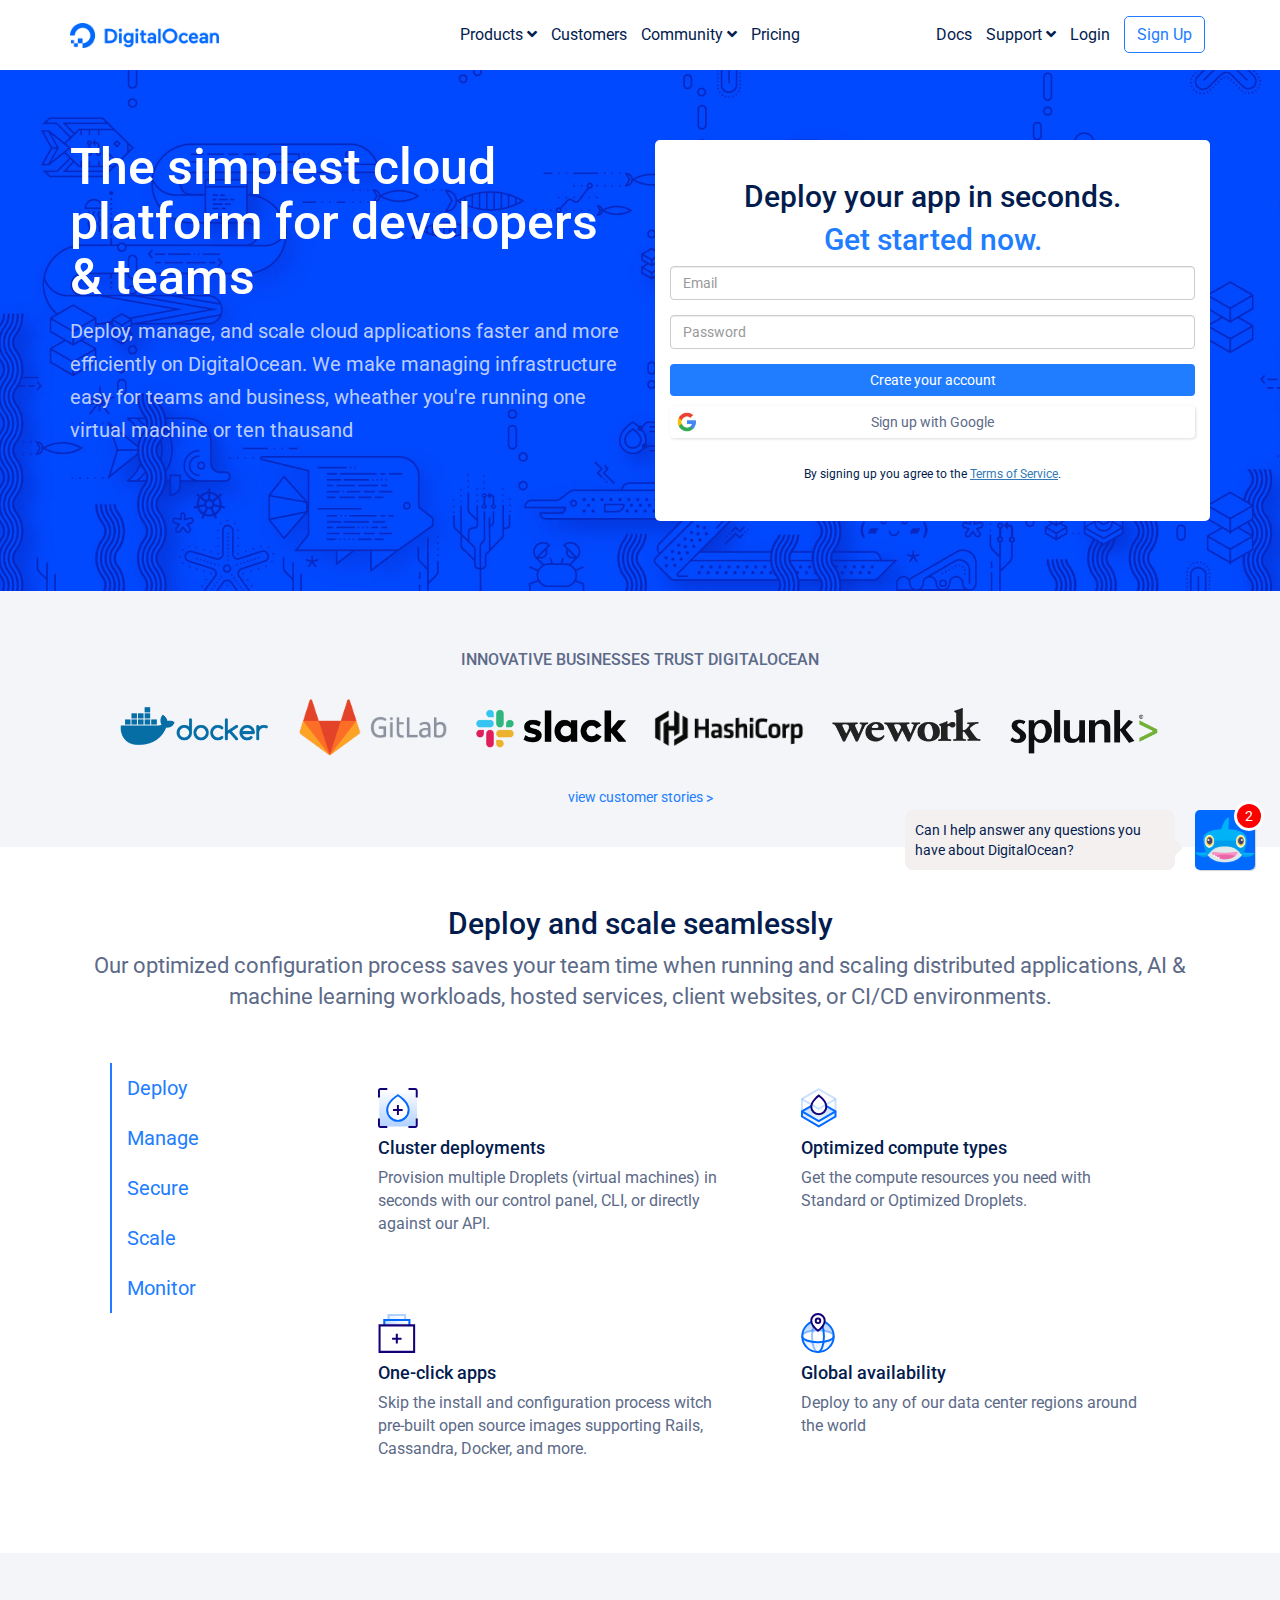
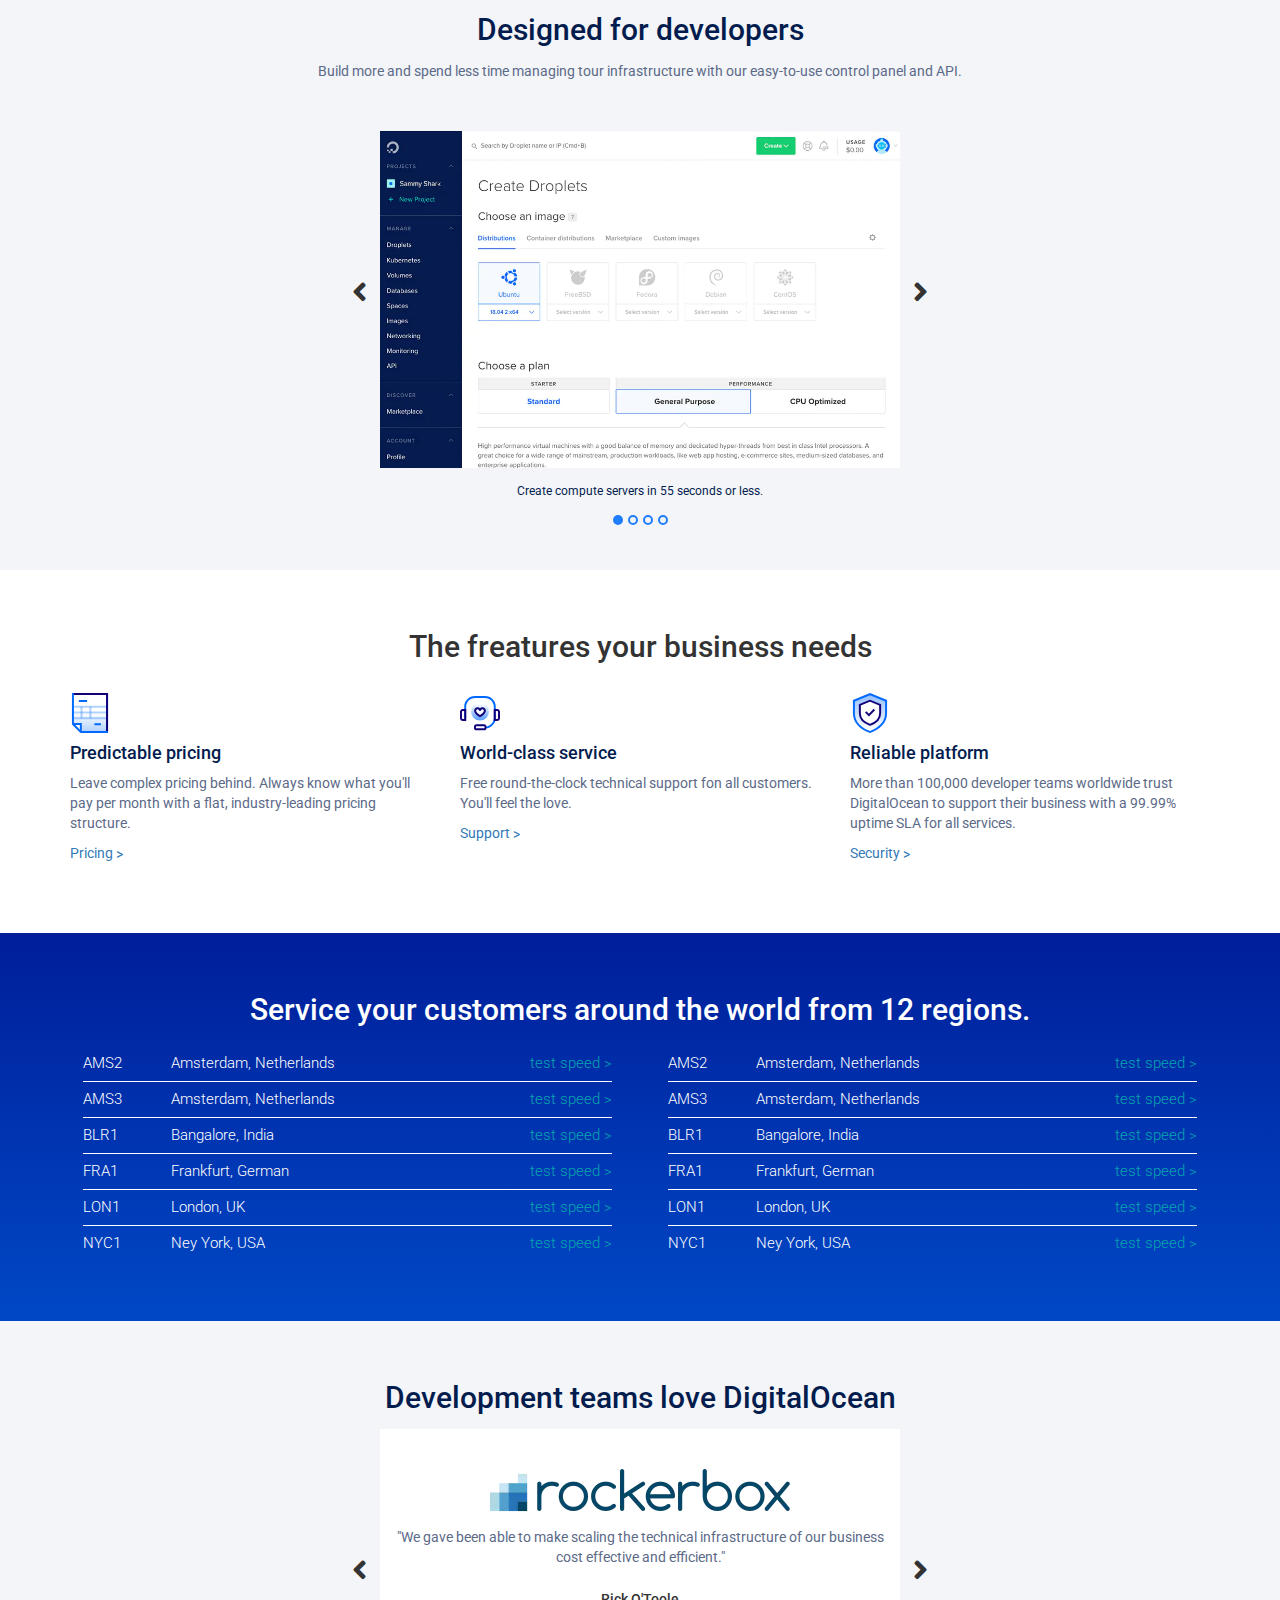
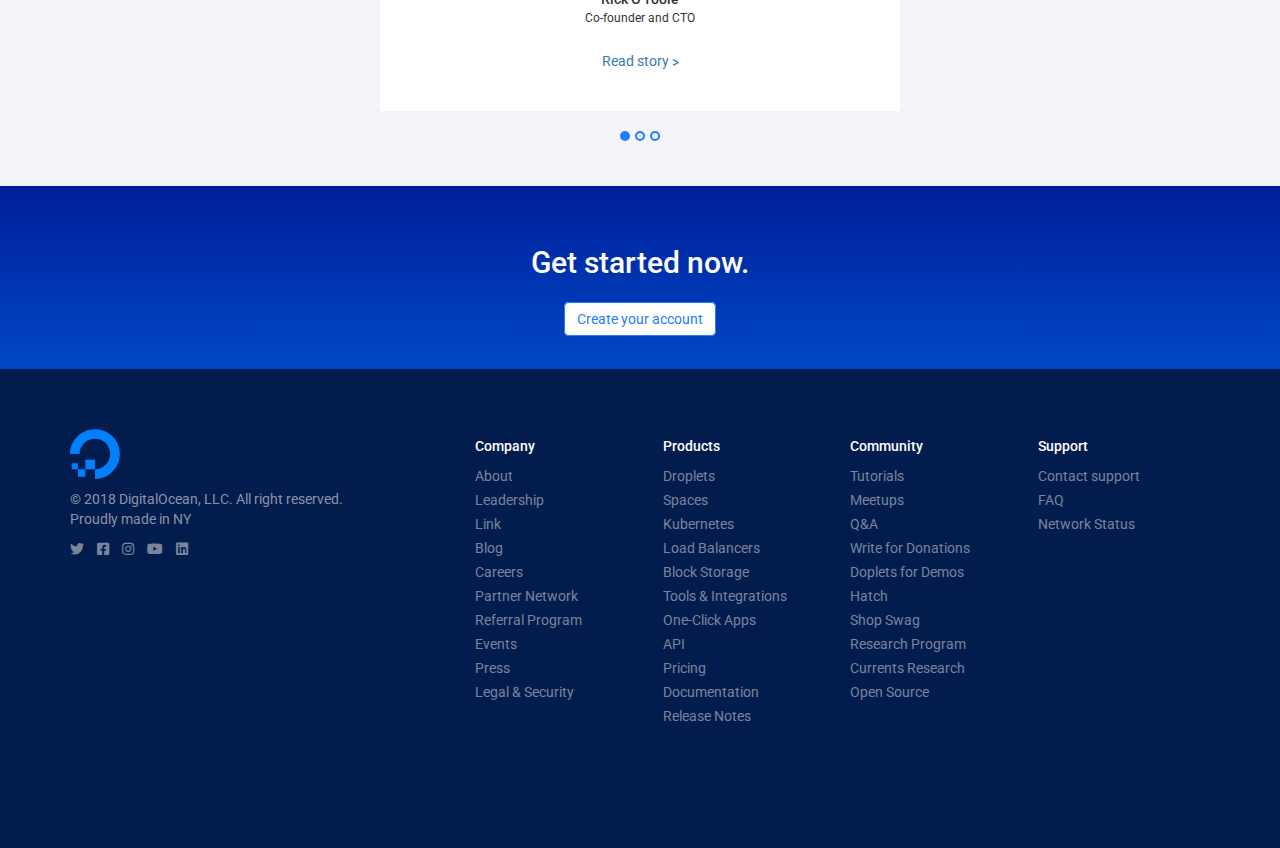
<file: index.html>
<!DOCTYPE html>
<html lang="en" dir="ltr">
  <head>
    <meta charset="utf-8">
    <meta name="viewport" content="width=device-width, initial-scale=1.0">
    <title>Digital Ocean</title>
    <!-- google fonts -->
    <link rel="stylesheet" href="https://fonts.googleapis.com/css2?family=Roboto:ital,wght@0,100;0,300;0,400;0,500;0,700;0,900;1,100;1,300;1,400;1,500;1,700;1,900&display=swap">
    <!-- bootstrap 3.3 -->
    <link rel="stylesheet" href="bootstrap3/css/bootstrap.min.css">
    <!-- fontawesome -->
    <link rel="stylesheet" href="https://cdnjs.cloudflare.com/ajax/libs/font-awesome/5.14.0/css/all.min.css">
    <!-- custom stylesheet -->
    <link rel="stylesheet" href="css/style.css">
  </head>
  <body>
    <!-- header -->
    <header>
      <!-- header-top -->
      <div id="header-top" class="navbar-fixed-top text_defblue">
        <div class="container">
          <div class="row">
            <!-- logo -->
            <div class="col-xs-8 col-md-3">
              <img src="img/logo_blue.webp" alt="logo Digital Ocean">
            </div>
            <!-- /logo -->
            <!-- menu p-1 -->
            <div class="col-md-4 col-md-offset-1 hidden-xs hidden-sm">
              <ul class="list-inline">
                <li><a href="#">Products <i class="fas fa-angle-down"></i></a></li>
                <li><a href="#">Customers</a></li>
                <li><a href="#">Community <i class="fas fa-angle-down"></i></a></li>
                <li><a href="#">Pricing</a></li>
              </ul>
            </div>
            <!-- /menu p-1 -->
            <!-- menu p-2 -->
            <div class="col-md-4 text-right hidden-xs hidden-sm">
              <ul class="list-inline">
                <li><a href="#">Docs</a></li>
                <li><a href="#">Support <i class="fas fa-angle-down"></i></a></li>
                <li><a href="#">Login</a></li>
                <li><a href="#" class="btn_white">Sign Up</a></li>
              </ul>
            </div>
            <!-- /menu p-2 -->
            <!-- menu-hamburger -->
            <div class="col-xs-4 hidden-md hidden-lg text-right p_relative">
              <input type="checkbox" id="hamburger" class="d_none">
              <label for="hamburger">
                <div class="bars">
                  <div></div>
                  <div></div>
                  <div></div>
                </div>
              </label>
              <div id="menu-burger">
                <ul class="ls_none text-center">
                  <li><a href="#">Products</a></li>
                  <li><a href="#">Customers</a></li>
                  <li><a href="#">Community</a></li>
                  <li><a href="#">Pricing</a></li>
                </ul>
                <hr>
                <ul class="ls_none text-center">
                  <li><a href="#">Docs</a></li>
                  <li><a href="#">Support</a></li>
                </ul>
              </div>
            </div>
            <!-- /menu-hamburger -->
          </div>
        </div>
      </div>
      <!-- /header-top -->
      <!-- hero -->
      <div id="hero">
        <div class="container">
          <div class="row">
            <!-- heading hero -->
            <div class="col-xs-12 col-sm-6 text_white">
              <h1>The simplest cloud platform for developers & teams</h1>
              <p class="text_lightgray">Deploy, manage, and scale cloud applications faster and more efficiently on DigitalOcean. We make managing infrastructure easy for teams and business, wheather you're running one virtual machine or ten thausand</p>
            </div>
            <!-- /heading hero -->
            <div class="col-xs-12 col-sm-6">
              <!-- form hero -->
              <form class=" bg_white">
                <h2 class="text_defblue text-center">Deploy your app in seconds.</h2>
                <h2 class="text_lightblue text-center">Get started now.</h2>
                <div class="form-group">
                  <input type="email" class="form-control" id="email" placeholder="Email">
                </div>
                <div class="form-group">
                  <input type="password" class="form-control" id="password" placeholder="Password">
                </div>
                <button type="submit" class="btn btn-default bg_lightblue text_white">Create your account</button>
                <button type="submit" class="btn btn-default text_defgray"><img src="img/google.png" alt="google-logo"> Sign up with Google</button>
                <p class="text_defblue text-center">By signing up you agree to the <a href="#">Terms of Service</a>.</p>
              </form>
              <!-- /form hero -->
            </div>
          </div>
        </div>
      </div>
      <!-- /hero -->
    </header>
    <!-- /header -->
    <!-- main -->
    <main>
      <!-- customers -->
      <section id="customers" class="bg_gray text-center">
        <div class="container">
          <!-- heading customers -->
          <h3 class="text_defgray text-uppercase">Innovative businesses trust DigitalOcean</h3>
          <!-- /heading customers -->
          <!-- customers logo -->
          <img src="img/customers/docker.svg" alt="docker">
          <img src="img/customers/gitlab.svg" alt="gitlab">
          <img src="img/customers/slack.svg" alt="slack">
          <img src="img/customers/hashicorp.svg" alt="hashicorp">
          <img src="img/customers/wework.svg" alt="wework">
          <img src="img/customers/splunk.svg" alt="splunk">
          <!-- /customers logo -->
          <a href="#" class="d_block bracket text_lightblue">view customer stories</a>
        </div>
      </section>
      <!-- /customers -->
      <!-- scale-features -->
      <section id="scale-features">
        <div class="container">
          <div class="row">
            <!-- heading scale-features -->
            <div class="col-xs-12 text-center">
              <h2 class="text_defblue">Deploy and scale seamlessly</h2>
              <p class="text_defgray">Our optimized configuration process saves your team time when running and scaling distributed applications, AI & machine learning workloads, hosted services, client websites, or CI/CD environments.</p>
            </div>
            <!-- /heading scale-features -->
          </div>
          <div class="row">
            <div class="col-xs-12 col-sm-3 text_defgray">
              <!-- aside menu -->
              <ul class="side-menu ls_none">
                <li><a href="#">Deploy</a></li>
                <li><a href="#">Manage</a></li>
                <li><a href="#">Secure</a></li>
                <li><a href="#">Scale</a></li>
                <li><a href="#">Monitor</a></li>
              </ul>
              <!-- /aside menu -->
            </div>
            <div class="col-xs-12 col-sm-9">
              <!-- container scale-features-item -->
              <div class="container-fluid">
                <div class="row">
                  <!-- scale-features-item 1 -->
                  <div class="scale_features_item col-xs-11 col-xs-offset-1 col-sm-6 col-sm-offset-0">
                    <img src="img/scale-features/cluster-deployments.svg" alt="Cluster deployments">
                    <h4 class="text_defblue">Cluster deployments</h4>
                    <p class="text_defgray">Provision multiple Droplets (virtual machines) in seconds with our control panel, CLI, or directly against our API.</p>
                  </div>
                  <!-- /scale-features-item 1 -->
                  <!-- scale-features-item 2 -->
                  <div class="scale_features_item col-xs-11 col-xs-offset-1 col-sm-6 col-sm-offset-0">
                    <img src="img/scale-features/optimized-compute-types.svg" alt="Optimized compute types">
                    <h4 class="text_defblue">Optimized compute types</h4>
                    <p class="text_defgray">Get the compute resources you need with Standard or Optimized Droplets.</p>
                  </div>
                  <!-- /scale-features-item 2 -->
                  <!-- scale-features-item 3 -->
                  <div class="scale_features_item col-xs-11 col-xs-offset-1 col-sm-6 col-sm-offset-0">
                    <img src="img/scale-features/one-click-apps.svg" alt="One click apps">
                    <h4 class="text_defblue">One-click apps</h4>
                    <p class="text_defgray">Skip the install and configuration process witch pre-built open source images supporting Rails, Cassandra, Docker, and more.</p>
                  </div>
                  <!-- /scale-features-item 3 -->
                  <!-- scale-features-item 4 -->
                  <div class="scale_features_item col-xs-11 col-xs-offset-1 col-sm-6 col-sm-offset-0">
                    <img src="img/scale-features/global-availability.svg" alt="Global availability">
                    <h4 class="text_defblue">Global availability</h4>
                    <p class="text_defgray">Deploy to any of our data center regions around the world</p>
                  </div>
                  <!-- /scale-features-item 4 -->
                </div>
              </div>
              <!-- /container scale-features-item -->
            </div>
          </div>
        </div>
      </section>
      <!-- /scale-features -->
      <!-- infrastructure -->
      <section id="infrastructure" class="text-center bg_gray">
        <!-- heading infrastructure -->
        <h2 class="text_defblue">Designed for developers</h2>
        <p class="text_defgray">Build more and spend less time managing tour infrastructure with our easy-to-use control panel and API.</p>
        <!-- /heading infrastructure -->
        <!-- carousel -->
        <div class="carousel">
          <span class="hidden-xs"><i class="fas fa-angle-left"></i></span>
          <img class="box" src="img/infrastructure/ui.webp" alt="program ui">
          <span class="hidden-xs"><i class="fas fa-angle-right"></i></span>
        </div>
        <!-- /carousel -->
        <p class="text_defblue">Create compute servers in 55 seconds or less.</p>
        <!-- selector -->
        <div class="selector">
          <div></div>
          <div></div>
          <div></div>
          <div></div>
        </div>
        <!-- /selector -->
      </section>
      <!-- /infrastructure -->
      <!-- business-features -->
      <section id="business-features">
        <!-- heading business-features -->
        <h2 class="text-center">The freatures your business needs</h2>
        <!-- /heading business-features -->
        <!-- container business-features-item -->
        <div class="container">
          <div class="row">
            <!-- business-features-item 1 -->
            <div class="col-xs-10 col-xs-offset-1 col-sm-4 col-sm-offset-0">
              <img src="img/business-features/predictable-pricing.svg" alt="Sheet">
              <h4 class="text_defblue">Predictable pricing</h4>
              <p class="text_defgray">Leave complex pricing behind. Always know what you'll pay per month with a flat, industry-leading pricing structure.</p>
              <a href="#" class="bracket">Pricing</a>
            </div>
            <!-- /business-features-item 1 -->
            <!-- business-features-item 2 -->
            <div class="col-xs-10 col-xs-offset-1 col-sm-4 col-sm-offset-0">
              <img src="img/business-features/world-class-service.svg" alt="Headset">
              <h4 class="text_defblue">World-class service</h4>
              <p class="text_defgray">Free round-the-clock technical support fon all customers. You'll feel the love.</p>
              <a href="#" class="bracket">Support</a>
            </div>
            <!-- /business-features-item 2 -->
            <!-- business-features-item 3 -->
            <div class="col-xs-10 col-xs-offset-1 col-sm-4 col-sm-offset-0">
              <img src="img/business-features/reliable-platform.svg" alt="Shield">
              <h4 class="text_defblue">Reliable platform</h4>
              <p class="text_defgray">More than 100,000 developer teams worldwide trust DigitalOcean to support their business with a 99.99% uptime SLA for all services.</p>
              <a href="#" class="bracket">Security</a>
            </div>
            <!-- /business-features-item 3 -->
          </div>
        </div>
        <!-- /container business-features-item -->
      </section>
      <!-- /business-features -->
      <!-- server -->
      <section id="server" class="bg_grandient_blue text_white">
        <!-- heading server -->
        <h2 class="text-center">Service your customers around the world from 12 regions.</h2>
        <!-- /heading server -->
        <div class="container">
          <div class="row">
            <div class="col-xs-12 col-md-6">
              <!-- table-1 -->
              <div class="container-fluid table">
                <div class="row no-gutter">
                  <div class="col-xs-2">AMS2</div>
                  <div class="col-xs-6">Amsterdam, Netherlands</div>
                  <div class="col-xs-4 text-right"><a href="#" class="bracket">test speed</a></div>
                </div>
                <div class="row no-gutter">
                  <div class="col-xs-2">AMS3</div>
                  <div class="col-xs-6">Amsterdam, Netherlands</div>
                  <div class="col-xs-4 text-right"><a href="#" class="bracket">test speed</a></div>
                </div>
                <div class="row no-gutter">
                  <div class="col-xs-2">BLR1</div>
                  <div class="col-xs-6">Bangalore, India</div>
                  <div class="col-xs-4 text-right"><a href="#" class="bracket">test speed</a></div>
                </div>
                <div class="row no-gutter">
                  <div class="col-xs-2">FRA1</div>
                  <div class="col-xs-6">Frankfurt, German</div>
                  <div class="col-xs-4 text-right"><a href="#" class="bracket">test speed</a></div>
                </div>
                <div class="row no-gutter">
                  <div class="col-xs-2">LON1</div>
                  <div class="col-xs-6">London, UK</div>
                  <div class="col-xs-4 text-right"><a href="#" class="bracket">test speed</a></div>
                </div>
                <div class="row no-gutter">
                  <div class="col-xs-2">NYC1</div>
                  <div class="col-xs-6">Ney York, USA</div>
                  <div class="col-xs-4 text-right"><a href="#" class="bracket">test speed</a></div>
                </div>
              </div>
              <!-- /table-1 -->
            </div>
            <div class="col-xs-12 col-md-6">
              <!-- table-2 -->
              <div class="container-fluid table">
                <div class="row no-gutter">
                  <div class="col-xs-2">AMS2</div>
                  <div class="col-xs-6">Amsterdam, Netherlands</div>
                  <div class="col-xs-4 text-right"><a href="#" class="bracket">test speed</a></div>
                </div>
                <div class="row no-gutter">
                  <div class="col-xs-2">AMS3</div>
                  <div class="col-xs-6">Amsterdam, Netherlands</div>
                  <div class="col-xs-4 text-right"><a href="#" class="bracket">test speed</a></div>
                </div>
                <div class="row no-gutter">
                  <div class="col-xs-2">BLR1</div>
                  <div class="col-xs-6">Bangalore, India</div>
                  <div class="col-xs-4 text-right"><a href="#" class="bracket">test speed</a></div>
                </div>
                <div class="row no-gutter">
                  <div class="col-xs-2">FRA1</div>
                  <div class="col-xs-6">Frankfurt, German</div>
                  <div class="col-xs-4 text-right"><a href="#" class="bracket">test speed</a></div>
                </div>
                <div class="row no-gutter">
                  <div class="col-xs-2">LON1</div>
                  <div class="col-xs-6">London, UK</div>
                  <div class="col-xs-4 text-right"><a href="#" class="bracket">test speed</a></div>
                </div>
                <div class="row no-gutter">
                  <div class="col-xs-2">NYC1</div>
                  <div class="col-xs-6">Ney York, USA</div>
                  <div class="col-xs-4 text-right"><a href="#" class="bracket">test speed</a></div>
                </div>
              </div>
              <!-- /table-2 -->
            </div>
          </div>
        </div>
      </section>
      <!-- /server -->
      <!-- reviews -->
      <section id="reviews" class="text-center bg_gray">
        <!-- heading reviews -->
        <h2 class="text_defblue">Development teams love DigitalOcean</h2>
        <!-- /heading reviews -->
        <!-- carousel -->
        <div class="carousel">
          <span class="hidden-xs"><i class="fas fa-angle-left"></i></span>
          <div class="box">
            <img src="img/reviews/rockerbox.webp" alt="logo Rockerbox">
            <p>"We gave been able to make scaling the technical infrastructure of our business cost effective and efficient."</p>
            <h5>Rick O'Toole</h5>
            <h6>Co-founder and CTO</h6>
            <a href="#" class="bracket">Read story</a>
          </div>
          <span class="hidden-xs"><i class="fas fa-angle-right"></i></span>
        </div>
        <!-- /carousel -->
        <!-- selector -->
        <div class="selector">
          <div></div>
          <div></div>
          <div></div>
        </div>
        <!-- /selector -->
      </section>
      <!-- /reviews -->
      <!-- get-started -->
      <section id="get-started" class="text-center bg_grandient_blue">
        <!-- heading get-started -->
        <h2 class="text_white">Get started now.</h2>
        <!-- /heading get-started -->
        <a href="#" class="btn_white">Create your account</a>
      </section>
      <!-- /get-started -->
      <!-- shark-fixed -->
      <div id="shark" class="clearfix">
        <!-- img-shark -->
        <div id="img-shark">
          <img src="img/shark_footer.jpg" alt="shark">
          <div class="text-center">
            <span class="text_white">2</span>
          </div>
        </div>
        <!-- /img-shark -->
        <!-- baloon-shark -->
        <div id="baloon-shark">
          <p class="text_defblue">Can I help answer any questions you have about DigitalOcean? </p>
        </div>
        <!-- /baloon-shark -->
      </div>
      <!-- /shark-fixed -->
    </main>
    <!-- /main -->
    <!-- footer -->
    <footer class="text_gray bg_darkblue">
      <div class="container">
        <div class="row">
          <div class="col-xs-12 col-md-4">
            <!-- logo + copyright -->
            <img src="img/logo_footer.svg" alt="logo Digital Ocean">
            <div class="paragraph">
              <p>© 2018 DigitalOcean, LLC. All right reserved.</p>
              <p>Proudly made in NY</p>
            </div>
            <!-- /logo + copyright -->
            <!-- social list -->
            <ul class="list-inline">
              <li><a href="#"><i class="fab fa-twitter"></i></a></li>
              <li><a href="#"><i class="fab fa-facebook-square"></i></a></li>
              <li><a href="#"><i class="fab fa-instagram"></i></a></li>
              <li><a href="#"><i class="fab fa-youtube"></i></a></li>
              <li><a href="#"><i class="fab fa-linkedin"></i></a></li>
            </ul>
            <!-- /social list -->
          </div>
          <div class="col-xs-12 col-md-8">
            <div class="container-fluid">
              <div class="row">
                <div class="col-xs-12 col-sm-6 col-md-3">
                  <!-- footer menu 1 -->
                  <h5 class="text_white">Company</h5>
                  <ul class="ls_none menus_footer">
                    <li><a href="#">About</a></li>
                    <li><a href="#">Leadership</a></li>
                    <li><a href="#">Link</a></li>
                    <li><a href="#">Blog</a></li>
                    <li><a href="#">Careers</a></li>
                    <li><a href="#">Partner Network</a></li>
                    <li><a href="#">Referral Program</a></li>
                    <li><a href="#">Events</a></li>
                    <li><a href="#">Press</a></li>
                    <li><a href="#">Legal & Security</a></li>
                  </ul>
                  <!-- /footer menu 1 -->
                </div>
                <div class="col-xs-12 col-sm-6 col-md-3">
                  <!-- footer menu 2 -->
                  <h5 class="text_white">Products</h5>
                  <ul class="ls_none menus_footer">
                    <li><a href="#">Droplets</a></li>
                    <li><a href="#">Spaces</a></li>
                    <li><a href="#">Kubernetes</a></li>
                    <li><a href="#">Load Balancers</a></li>
                    <li><a href="#">Block Storage</a></li>
                    <li><a href="#">Tools & Integrations</a></li>
                    <li><a href="#">One-Click Apps</a></li>
                    <li><a href="#">API</a></li>
                    <li><a href="#">Pricing</a></li>
                    <li><a href="#">Documentation</a></li>
                    <li><a href="#">Release Notes</a></li>
                  </ul>
                  <!-- /footer menu 2 -->
                </div>
                <div class="col-xs-12 col-sm-6 col-md-3">
                  <!-- footer menu 3 -->
                  <h5 class="text_white">Community</h5>
                  <ul class="ls_none menus_footer">
                    <li><a href="#">Tutorials</a></li>
                    <li><a href="#">Meetups</a></li>
                    <li><a href="#">Q&A</a></li>
                    <li><a href="#">Write for Donations</a></li>
                    <li><a href="#">Doplets for Demos</a></li>
                    <li><a href="#">Hatch</a></li>
                    <li><a href="#">Shop Swag</a></li>
                    <li><a href="#">Research Program</a></li>
                    <li><a href="#">Currents Research</a></li>
                    <li><a href="#">Open Source</a></li>
                  </ul>
                  <!-- /footer menu 3 -->
                </div>
                <div class="col-xs-12 col-sm-6 col-md-3">
                  <!-- footer menu 4 -->
                  <h5 class="text_white">Support</h5>
                  <ul class="ls_none menus_footer">
                    <li><a href="#">Contact support</a></li>
                    <li><a href="#">FAQ</a></li>
                    <li><a href="#">Network Status</a></li>
                  </ul>
                  <!-- /footer menu 4 -->
                </div>
              </div>
            </div>
          </div>
        </div>
      </div>
    </footer>
    <!-- /footer -->
  </body>
</html>
</file>
<file: css/style.css>
/* debug */


/*
GENERAL
*/
section {
  padding-top: 60px;
  padding-bottom: 40px;
}

.bg_white {
  background-color: #fff;
}
.bg_gray {
  background-color: #f3f5f9;
}
.bg_darkblue {
  background-color: #031c4e;
}
.bg_lightblue {
  background-color: #217dff;
}

.bg_grandient_blue {
  background: linear-gradient(180deg, rgba(0,30,153,1) 0%, rgba(0,72,198,1) 100%);
}

.d_block {
  display: block;
}
.d_none {
  display: none;
}

.p_relative {
  position: relative;
}

.no-gutter {
  margin-right: -2px;
  margin-left: -2px;
}
.no-gutter > [class*="col-"] {
  padding-right: 0;
  padding-left: 0;
}
/*
TYPO
*/
body {
  font-family: 'Roboto', sans-serif;
}

h1,
h2,
h3 {
  margin: 0;
}

a:hover {
  text-decoration: none;
}

.text_white {
  color: #fff;
}
.text_lightblue {
  color: #217dff;
}
.text_lightgray {
  color: #bbcdff;
}
.text_defblue {
  color: #031c4e;
}
.text_defgray {
  color: #5c6a88;
}
.text_gray {
  color: #8b94a9;
}

.ls_none {
  list-style: none;
}

/* menu hamburger */

.bars {
  position: relative;
  top: 12px;

  cursor: pointer;
}
.bars > div {
  position: relative;
  top: 0;

  width: 20px;
  height: 3px;
  margin: 3px 0;

  transition: all 700ms;
  transform: rotate(0deg);

  background-color: #0068ff;
}

#menu-burger {
  position: absolute;
  z-index: 10;
  right: 0;

  overflow: hidden;

  height: 0;

  transition: all 1s;

  background-color: #fff;
  box-shadow: 2px 2px 5px -3px #217dff;
}
#menu-burger ul {
  margin: 0;
  padding: 5px 15px;
}
#menu-burger ul:last-child {
  margin-bottom: 10px;
}
#menu-burger hr {
  width: 50%;
  margin: 3px auto;

  border-color: #217dff;
}
#menu-burger li {
  line-height: 40px;
}
#menu-burger li a {
  display: block;

  padding: 0 4px;
}
#menu-burger ul.ls_none li a:hover {
  color: #fff;
  border-radius: 10px;
  background-color: #0049ff;
}

/* checked */
#hamburger:checked + label > .bars > div:first-child {
  top: 5px;

  transform: rotate(-45deg);
}
#hamburger:checked + label > .bars > div:nth-child(2) {
  background-color: transparent;
}
#hamburger:checked + label > .bars > div:last-child {
  top: -7px;

  transform: rotate(45deg);
}

#hamburger:checked ~ #menu-burger {
  height: 280px;
}


/*
ELEMENTS
*/
.btn_white {
  padding: 8px 12px;

  color: #217dff;
  border: 1px solid #217dff;
  border-radius: 5px;
  background-color: #fff;
}
.btn_white:hover {
  color: #fff;
  background-color: #217dff;
}


.bracket:hover {
  color: #217dff;
}
.bracket::after {
  position: relative;
  top: 1px;

  display: inline;

  content: " >";
}


.carousel {
  width: 80%;
  min-width: 300px;
  max-width: 600px;
  margin: auto;
}
.carousel .box {
  display: inline-block;

  width: calc(100% - 80px);

  background-color: #fff;
}
.carousel span {
  padding: 0 10px;

  cursor: pointer;

  font-size: 30px;
}
.carousel + p {
  padding-top: 15px;

  font-size: 12px;
}

.selector > div {
  display: inline-block;

  width: 10px;
  height: 10px;
  margin: 0 1px;

  cursor: pointer;

  border: 2px solid #217dff;
  border-radius: 50%;
}
.selector > div:first-child {
  background-color: #217dff;
}

/*
CONTENT
*/

/* header-top */
#header-top {
  height: 70px;

  background-color: #fff;

  font-size: 16px;
  line-height: 70px;
}

#header-top img {
  max-width: 100%;
  max-height: 25px;
}
#header-top a:not(.btn_white) {
  color: #031c4e;
}
#header-top a:hover:not(.btn_white) {
  color: #217dff;
}

#header-top + * {
  margin-top: 70px;
}

/* hero */
#hero {
  padding: 70px 0;

  background-image: url(../img/bg_home.jpg);
  background-position: center;
  background-size: cover;
}
#hero h1 {
  font-size: 36px;
}

#hero p {
  padding-top: 10px;

  font-size: 16px;
  line-height: 25px;
}

#hero form {
  padding: 40px 15px 20px;

  border-radius: 5px;
}
#hero form button {
  width: 100%;
  margin-bottom: 10px;
}
#hero form h2 {
  margin-bottom: 10px;
}
#hero form button {
  border: none;
}
#hero form button:nth-child(6) {
  position: relative;

  box-shadow: 1px 1px 3px #dedede;
}
#hero form button:nth-child(5):hover {
  color: #fff;
  background-color: #217dff;
}
#hero form button:nth-child(6):hover {
  color: #000;
  background-color: #fff;
}
#hero form p {
  font-size: 12px;
}
#hero form p a {
  text-decoration: underline;
}
#hero form img {
  position: absolute;
  left: 7px;

  height: 20px;
}

@media (min-width: 992px) {
  #hero h1 {
    font-size: 50px;
  }

  #hero p {
    font-size: 20px;
    line-height: 33px;
  }
}

/* customers */

#customers h3 {
  font-size: 13px;
}
#customers img {
  width: 100%;
  max-width: calc((100% /2) - 30px);
  padding: 0 25px;
}

@media (min-width: 768px) {
  #customers h3 {
    font-size: 16px;
  }
  #customers img {
    width: 100%;
    max-width: calc((100% /6) - 15px);
    padding: 0 10px;
  }
}

/* scale-features */

#scale-features h2 + p {
  margin: 10px 0 50px;

  font-size: 22px;
}

#scale-features .side-menu li {
  padding-left: 15px;

  border-left: 2px solid #217dff;

  font-size: 20px;
  line-height: 50px;
}
#scale-features .side-menu li a {
  color: #217dff;
}

#scale-features .scale_features_item {
  margin-top: 25px;
}
#scale-features .scale_features_item img {
  height: 40px;
}
#scale-features .scale_features_item h4 + p {
  width: 90%;

  font-size: 16px;
}

@media (min-width: 768px) {
  #scale-features .scale_features_item {
    height: 200px;
  }
}

/* infrastructure */
#infrastructure h2 + p {
  padding: 15px 0 40px;
}

/* business-features */
#business-features h2 {
  padding-bottom: 30px;
}

#business-features img {
  height: 40px;
}
#business-features .row > div {
  padding-bottom: 30px;
}

/* server */
#server h2 {
  padding-bottom: 20px;
}

#server .table > .row + .row {
  border-top: 1px solid #fff;
}
#server .table > .row {
  font-size: 12px;
  font-weight: 300;
  line-height: 35px;
}
#server .table a {
  color: #04a5af;
}

@media (min-width: 768px) {
  #server .table > .row {
    font-size: 15px;
  }
}

/* reviews */
#reviews h2 {
  margin-bottom: 15px;
}
#reviews .box {
  margin-bottom: 15px;
  padding: 40px 5px;

  vertical-align: middle;
}
#reviews .box img {
  max-width: 98%;
}
#reviews .box p {
  padding: 15px 0;

  color: #5c6a88;
}
#reviews .box h6 {
  margin: -5px 0 25px;

  font-weight: 400;
}

/* get-started */
#get-started h2 {
  margin-bottom: 30px;
}

/* SHARK */
#shark {
 position: fixed;
 z-index: 10;
 bottom: 30px;
 left: 25px;
}
#shark * {
  margin: 0;
  padding: 0;
}
#img-shark {
 position: relative;

 width: 60px;
 margin-bottom: 20px;
}
#img-shark img {
 width: 60px;
 height: 60px;

 border-radius: 5px;
 box-shadow: 1px 1px 1px #d2d2d2;
}
#img-shark div {
 position: absolute;
 top: -15%;
 right: -15%;

 width: 30px;
 height: 30px;

 border: 3px solid #fff;
 border-radius: 50%;
 background-color: red;

 line-height: 25px;
}
#baloon-shark {
  position: relative;

  width: 270px;
  padding: 10px;

  border-radius: 8px;
  background-color: #f4f0f0;
}
#baloon-shark::before {
  position: absolute;
  top: -5px;
  left: 25px;

  display: block;

  width: 15px;
  height: 15px;

  content: "";
  transform: rotate(45deg);

  border-radius: 2px;
  background-color: #f4f0f0;
}


@media (min-width: 992px) {
  #shark {
    right: 25px;
    left: auto;
  }
  #baloon-shark::before {
    top: 30px;
    right: -5px;
    left: auto;
  }
  #img-shark,
  #baloon-shark {
    float: right;
  }
  #img-shark {
    margin: 0 0 0 20px;
  }
}

/* footer */
footer {
  padding-top: 60px;
  padding-bottom: 180px;
}

footer .paragraph {
  margin: 10px 0;
}
footer .paragraph p {
  margin: 0;
}

footer a {
  color: #7a859d;
}
footer a:hover {
  color: #fff;
}

footer .menus_footer {
  margin-bottom: 20px;
  padding-left: 0;
}
footer .menus_footer li {
  line-height: 24px;
}

@media (min-width: 992px) {
  footer {
    padding-bottom: 100px;
  }
}
</file>
